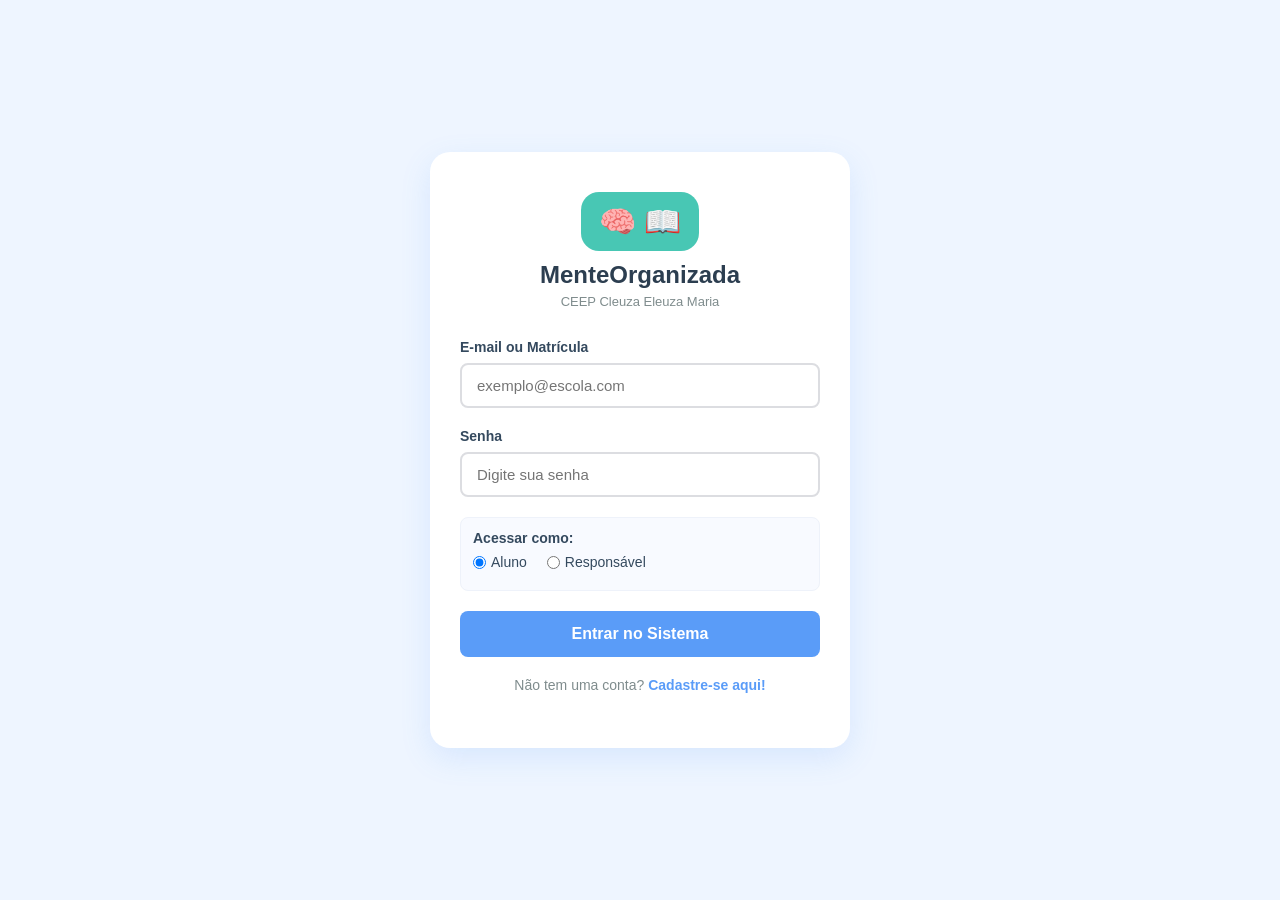
<file: index.html>
<!DOCTYPE html>
<html lang="pt-BR">
<head>
    <meta charset="UTF-8">
    <meta name="viewport" content="width=device-width, initial-scale=1.0">
    <title>MenteOrganizada - Login</title>
    <link rel="stylesheet" href="style.css">
</head>
<body>
    <div class="login-container">
        <div class="logo-container">
            <div class="logo-icon">
                <span class="brain">🧠</span>
                <span class="book">📖</span>
            </div>
            <h1>MenteOrganizada</h1>
            <p class="school-tag">CEEP Cleuza Eleuza Maria</p>
        </div>

        <form id="loginForm">
            <div class="input-group">
                <label for="email">E-mail ou Matrícula</label>
                <input type="email" id="email" required placeholder="exemplo@escola.com">
            </div>

            <div class="input-group">
                <label for="password">Senha</label>
                <input type="password" id="password" required placeholder="Digite sua senha">
            </div>

            <div class="input-group user-type">
                <label>Acessar como:</label>
                <div class="radio-group">
                    <label><input type="radio" name="userType" value="aluno" checked> Aluno</label>
                    <label><input type="radio" name="userType" value="responsavel"> Responsável</label>
                </div>
            </div>

            <button type="submit" class="btn-login">Entrar no Sistema</button>
        <p class="switch-form">Não tem uma conta? <a href="cadastro.html">Cadastre-se aqui!</a></p>
        </form>
        <div id="message" class="message"></div>
    </div>

    <script src="script.js"></script>
    <script src="node.js"></script>
</body>
</html>
</file>
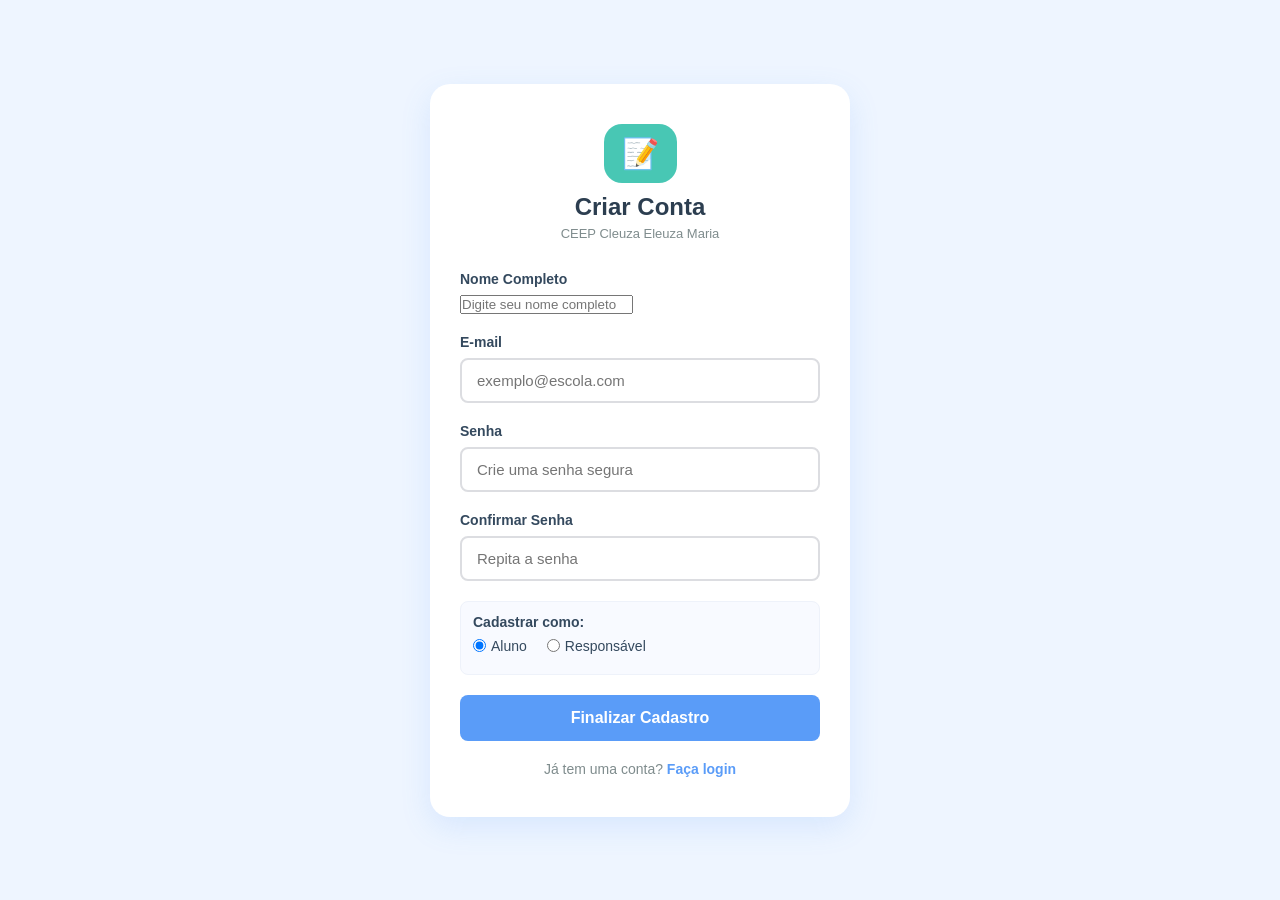
<file: cadastro.html>
<!DOCTYPE html>
<html lang="pt-BR">
<head>
    <meta charset="UTF-8">
    <meta name="viewport" content="width=device-width, initial-scale=1.0">
    <title>MenteOrganizada - Cadastro</title>
    <link rel="stylesheet" href="style.css">
</head>
<body>
    <div class="login-container">
        <div class="logo-container">
            <div class="logo-icon">📝</div>
            <h1>Criar Conta</h1>
            <p class="school-tag">CEEP Cleuza Eleuza Maria</p>
        </div>

        <form id="cadastroForm">
            <div class="input-group">
                <label for="nome">Nome Completo</label>
                <input type="text" id="nome" required placeholder="Digite seu nome completo">
            </div>

            <div class="input-group">
                <label for="emailCadastro">E-mail</label>
                <input type="email" id="emailCadastro" required placeholder="exemplo@escola.com">
            </div>

            <div class="input-group">
                <label for="passwordCadastro">Senha</label>
                <input type="password" id="passwordCadastro" required placeholder="Crie uma senha segura">
            </div>

            <div class="input-group">
                <label for="confirmPassword">Confirmar Senha</label>
                <input type="password" id="confirmPassword" required placeholder="Repita a senha">
            </div>

            <div class="input-group user-type">
                <label>Cadastrar como:</label>
                <div class="radio-group">
                    <label><input type="radio" name="userTypeCadastro" value="aluno" checked> Aluno</label>
                    <label><input type="radio" name="userTypeCadastro" value="responsavel"> Responsável</label>
                </div>
            </div>

            <button type="submit" class="btn-login">Finalizar Cadastro</button>
        </form>
        
        <div id="messageCadastro" class="message"></div>
        
        <p class="switch-form">Já tem uma conta? <a href="index.html">Faça login</a></p>
    </div>

    <script src="script.js"></script>
</body>
</html>
</file>
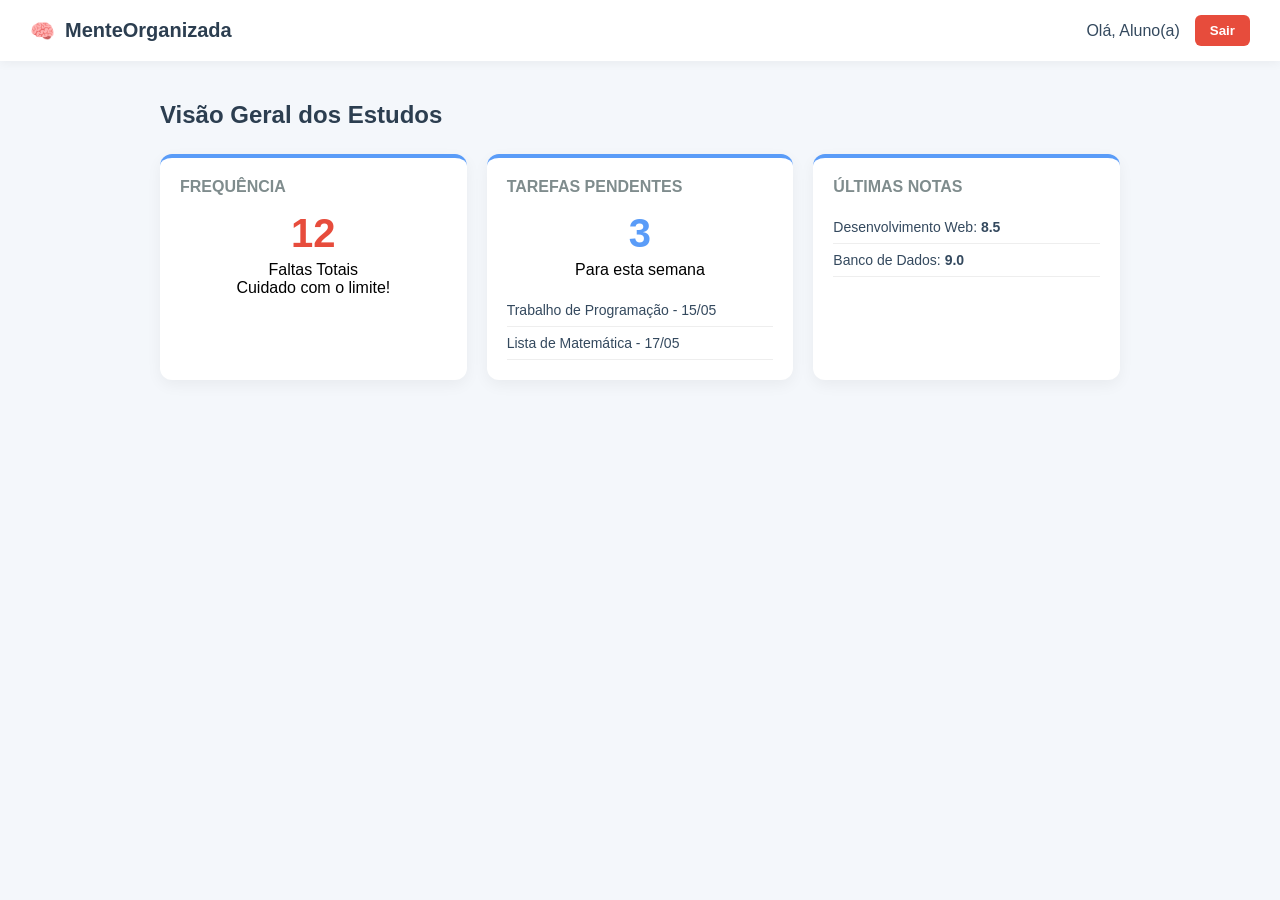
<file: dashboard.html>
<!DOCTYPE html>
<html lang="pt-BR">
<head>
    <meta charset="UTF-8">
    <meta name="viewport" content="width=device-width, initial-scale=1.0">
    <title>MenteOrganizada - Painel</title>
    <link rel="stylesheet" href="style.css">
</head>
<body class="dashboard-body">

    <header class="navbar">
        <div class="nav-logo">
            <span class="brain">🧠</span> MenteOrganizada
        </div>
        <div class="user-info">
            <span>Olá, Aluno(a)</span>
            <button class="btn-logout" onclick="window.location.href='index.html'">Sair</button>
        </div>
    </header>

    <main class="dashboard-container">
        <h2>Visão Geral dos Estudos</h2>
        
        <div class="cards-grid">
            
            <div class="card">
                <h3>Frequência</h3>
                <div class="card-content">
                    <p class="big-number error">12</p>
                    <p>Faltas Totais</p>
                    <p class="status">Cuidado com o limite!</p>
                </div>
            </div>

            <div class="card">
                <h3>Tarefas Pendentes</h3>
                <div class="card-content">
                    <p class="big-number success">3</p>
                    <p>Para esta semana</p>
                    <ul class="task-list">
                        <li>Trabalho de Programação - 15/05</li>
                        <li>Lista de Matemática - 17/05</li>
                    </ul>
                </div>
            </div>

            <div class="card">
                <h3>Últimas Notas</h3>
                <div class="card-content">
                    <ul class="grade-list">
                        <li>Desenvolvimento Web: <strong>8.5</strong></li>
                        <li>Banco de Dados: <strong>9.0</strong></li>
                    </ul>
                </div>
            </div>

        </div>
    </main>

</body>
</html>
</file>
<file: style.css>
* {
    margin: 0;
    padding: 0;
    box-sizing: border-box;
    font-family: 'Segoe UI', Arial, sans-serif;
}

body {
    background-color: #eef5ff; /* Azul bem claro e suave */
    display: flex;
    justify-content: center;
    align-items: center;
    min-height: 100vh;
    padding: 20px;
}

.login-container {
    background: #ffffff;
    padding: 40px 30px;
    border-radius: 20px;
    box-shadow: 0 10px 30px rgba(90, 156, 248, 0.15);
    width: 100%;
    max-width: 420px;
}

.logo-container {
    text-align: center;
    margin-bottom: 30px;
}

.logo-icon {
    font-size: 30px;
    margin-bottom: 10px;
    display: inline-block;
    background: #48c7b4; /* Verde água */
    padding: 12px 18px;
    border-radius: 18px;
    color: white;
}

.logo-container h1 {
    font-size: 24px;
    color: #2c3e50;
    margin-bottom: 5px;
}

.school-tag {
    font-size: 13px;
    color: #7f8c8d;
    font-weight: 500;
}

.input-group {
    margin-bottom: 20px;
}

.input-group label {
    display: block;
    margin-bottom: 8px;
    color: #34495e;
    font-size: 14px;
    font-weight: 600;
}

.input-group input[type="email"],
.input-group input[type="password"] {
    width: 100%;
    padding: 12px 15px;
    border: 2px solid #dcdde1;
    border-radius: 8px;
    font-size: 15px;
    outline: none;
    transition: border-color 0.3s;
}

.input-group input:focus {
    border-color: #5a9cf8; /* Azul principal */
}

.user-type {
    background: #f8faff;
    padding: 12px;
    border-radius: 8px;
    border: 1px solid #eef2fa;
}

.radio-group {
    display: flex;
    gap: 20px;
    margin-top: 5px;
}

.radio-group label {
    font-weight: normal;
    font-size: 14px;
    cursor: pointer;
    display: flex;
    align-items: center;
    gap: 5px;
}

.btn-login {
    width: 100%;
    padding: 14px;
    background-color: #5a9cf8;
    color: white;
    border: none;
    border-radius: 8px;
    font-size: 16px;
    font-weight: bold;
    cursor: pointer;
    transition: background-color 0.3s, transform 0.1s;
}

.btn-login:hover {
    background-color: #3a84f7;
}

.btn-login:active {
    transform: scale(0.98); /* Efeito de clique */
}

.message {
    margin-top: 15px;
    text-align: center;
    font-size: 14px;
    font-weight: 500;
}

.message.success { color: #2ecc71; }
.message.error { color: #e74c3c; }

/* --- ESTILOS DO PAINEL (DASHBOARD) --- */
.dashboard-body {
    display: block; /* Sobrescreve o flexbox do login */
    padding: 0;
    background-color: #f4f7fb;
}

.navbar {
    background-color: #ffffff;
    padding: 15px 30px;
    display: flex;
    justify-content: space-between;
    align-items: center;
    box-shadow: 0 2px 10px rgba(0,0,0,0.05);
}

.nav-logo {
    font-size: 20px;
    font-weight: bold;
    color: #2c3e50;
    display: flex;
    align-items: center;
    gap: 10px;
}

.user-info {
    display: flex;
    align-items: center;
    gap: 15px;
    color: #34495e;
    font-weight: 500;
}

.btn-logout {
    padding: 8px 15px;
    background-color: #e74c3c;
    color: white;
    border: none;
    border-radius: 6px;
    cursor: pointer;
    font-weight: bold;
    transition: background 0.3s;
}

.btn-logout:hover { background-color: #c0392b; }

.dashboard-container {
    max-width: 1000px;
    margin: 40px auto;
    padding: 0 20px;
}

.dashboard-container h2 {
    color: #2c3e50;
    margin-bottom: 25px;
}

.cards-grid {
    display: grid;
    grid-template-columns: repeat(auto-fit, minmax(300px, 1fr));
    gap: 20px;
}

.card {
    background-color: #ffffff;
    border-radius: 12px;
    padding: 20px;
    box-shadow: 0 5px 15px rgba(0,0,0,0.05);
    border-top: 4px solid #5a9cf8; /* Detalhe azul */
}

.card h3 {
    color: #7f8c8d;
    font-size: 16px;
    margin-bottom: 15px;
    text-transform: uppercase;
}

.card-content { text-align: center; }

.big-number {
    font-size: 40px;
    font-weight: bold;
    margin-bottom: 5px;
}

.big-number.success { color: #5a9cf8; }
.big-number.error { color: #e74c3c; }

.task-list, .grade-list {
    text-align: left;
    margin-top: 15px;
    list-style: none;
}

.task-list li, .grade-list li {
    padding: 8px 0;
    border-bottom: 1px solid #eee;
    font-size: 14px;
    color: #34495e;
}

/* Link para alternar entre Login e Cadastro */
.switch-form {
    margin-top: 20px;
    font-size: 14px;
    color: #7f8c8d;
    text-align: center;
}

.switch-form a {
    color: #5a9cf8;
    text-decoration: none;
    font-weight: 600;
}

.switch-form a:hover {
    text-decoration: underline;
}
</file>
